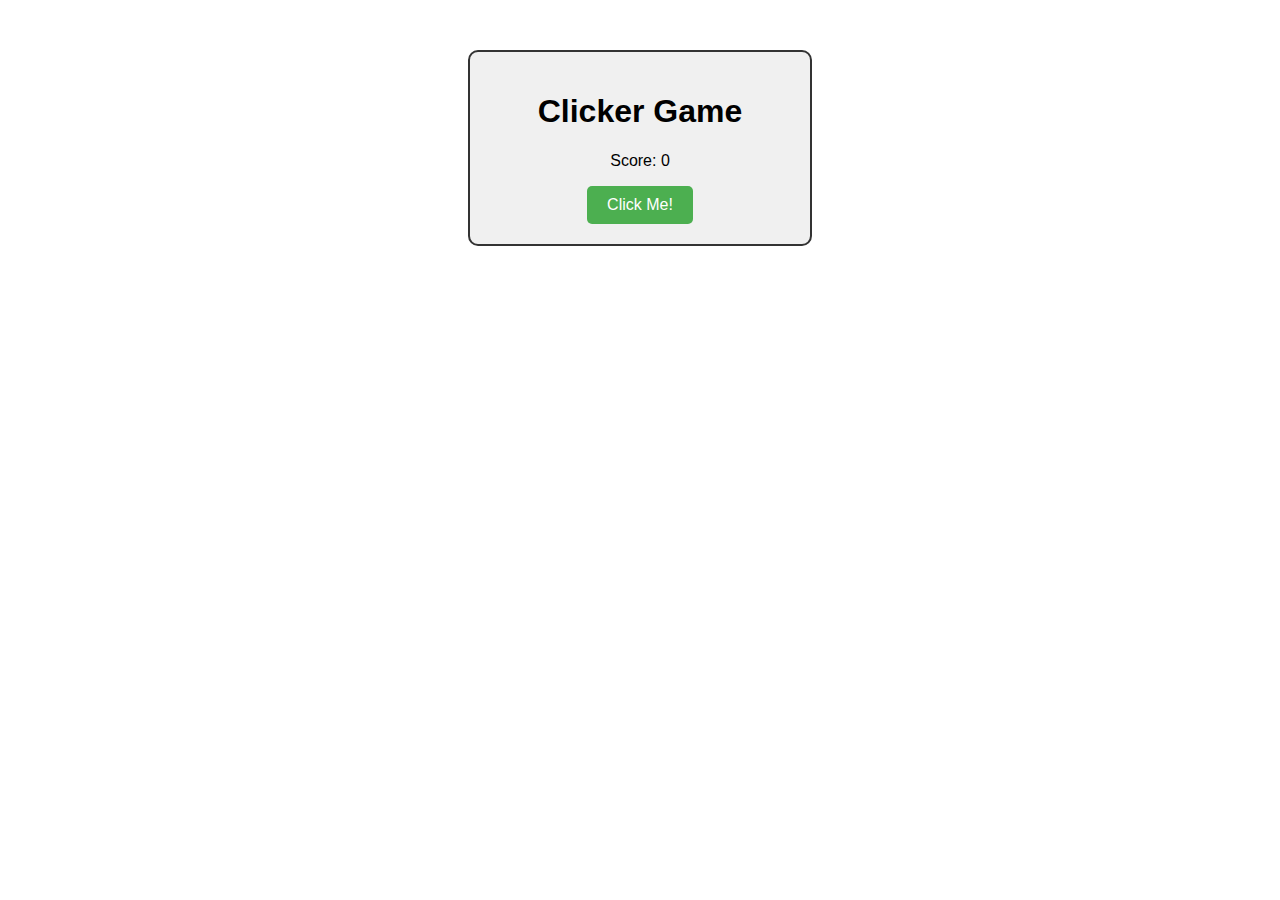
<file: Index.html>
<!DOCTYPE html>
<html>
<head>
    <title>Simple Clicker Game</title>
    <style>
        body {
            font-family: Arial, sans-serif;
            text-align: center;
            margin-top: 50px;
        }
        #game {
            margin: 0 auto;
            width: 300px;
            border: 2px solid #333;
            padding: 20px;
            border-radius: 10px;
            background-color: #f0f0f0;
        }
        button {
            padding: 10px 20px;
            font-size: 16px;
            cursor: pointer;
            background-color: #4CAF50;
            color: white;
            border: none;
            border-radius: 5px;
        }
    </style>
</head>
<body>
    <div id="game">
        <h1>Clicker Game</h1>
        <p>Score: <span id="score">0</span></p>
        <button onclick="clickButton()">Click Me!</button>
    </div>

    <script>
        let score = 0;
        function clickButton() {
            score++;
            document.getElementById("score").innerHTML = score;
        }
    </script>
</body>
</html>
</file>
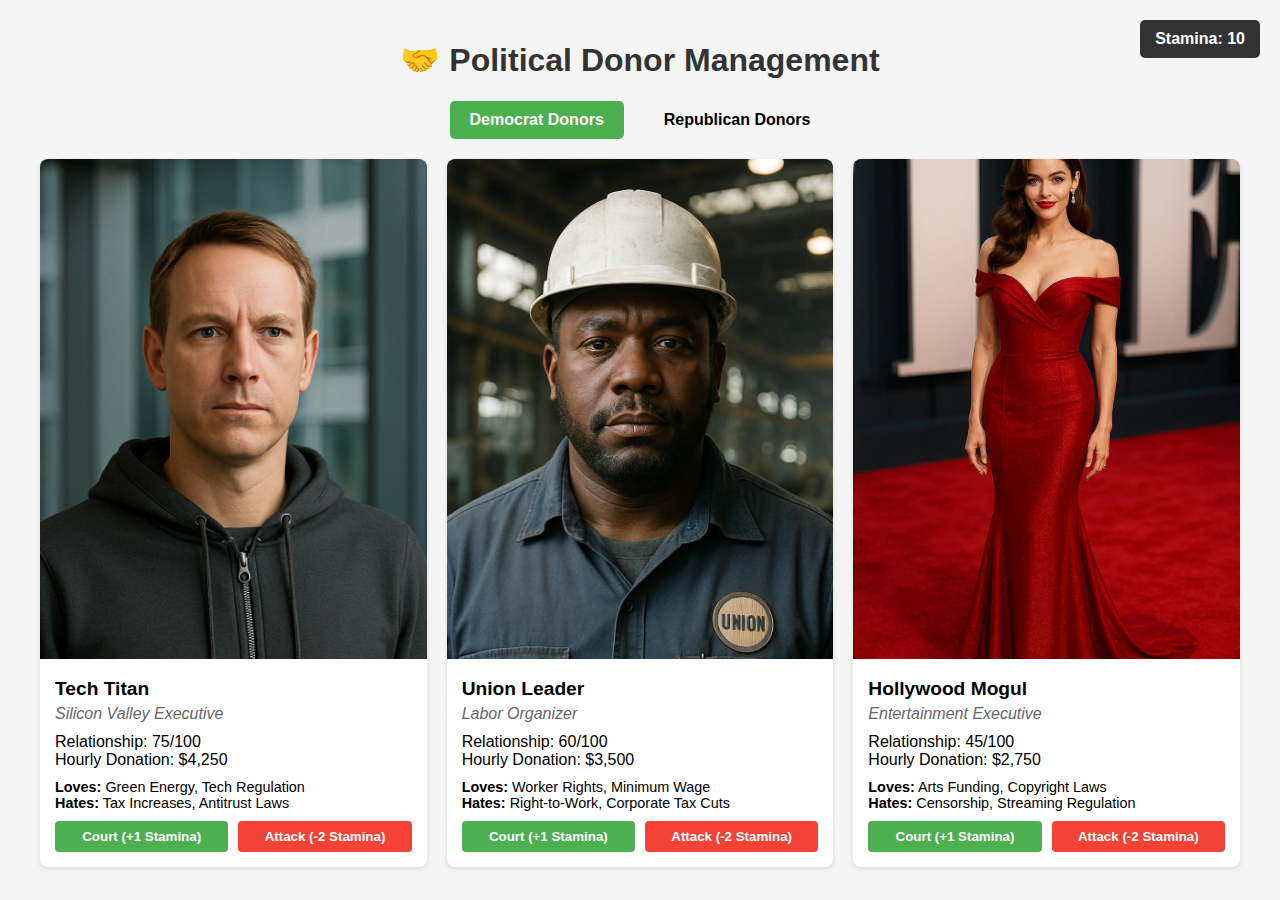
<file: index.html>
<!DOCTYPE html>
<html lang="en">
<head>
    <meta charset="UTF-8">
    <meta name="viewport" content="width=device-width, initial-scale=1.0">
    <title>Political Donor Management</title>
    <style>
        body {
            font-family: 'Segoe UI', Tahoma, Geneva, Verdana, sans-serif;
            max-width: 1200px;
            margin: 0 auto;
            padding: 20px;
            background-color: #f5f5f5;
        }
        h1 {
            text-align: center;
            color: #333;
        }
        .party-tabs {
            display: flex;
            justify-content: center;
            margin-bottom: 20px;
        }
        .party-tab {
            padding: 10px 20px;
            margin: 0 10px;
            cursor: pointer;
            border-radius: 5px;
            font-weight: bold;
        }
        .party-tab.active {
            background-color: #4CAF50;
            color: white;
        }
        .donor-grid {
            display: grid;
            grid-template-columns: repeat(auto-fill, minmax(300px, 1fr));
            gap: 20px;
        }
        .donor-card {
            background-color: white;
            border-radius: 8px;
            box-shadow: 0 2px 5px rgba(0,0,0,0.1);
            overflow: hidden;
        }
        .donor-image {
            width: 100%;
            height: 500px;
            object-fit: cover;
        }
        .donor-info {
            padding: 15px;
        }
        .donor-name {
            font-size: 1.2em;
            font-weight: bold;
            margin-bottom: 5px;
        }
        .donor-type {
            color: #666;
            font-style: italic;
            margin-bottom: 10px;
        }
        .donor-stats {
            margin-bottom: 10px;
        }
        .donor-likes {
            margin-bottom: 10px;
            font-size: 0.9em;
        }
        .donor-buttons {
            display: flex;
            gap: 10px;
        }
        .btn {
            padding: 8px 15px;
            border: none;
            border-radius: 4px;
            cursor: pointer;
            font-weight: bold;
            flex: 1;
        }
        .btn-court {
            background-color: #4CAF50;
            color: white;
        }
        .btn-attack {
            background-color: #f44336;
            color: white;
        }
        .modal {
            display: none;
            position: fixed;
            top: 0;
            left: 0;
            width: 100%;
            height: 100%;
            background-color: rgba(0,0,0,0.5);
            justify-content: center;
            align-items: center;
            z-index: 1000;
        }
        .modal-content {
            background-color: white;
            padding: 20px;
            border-radius: 8px;
            text-align: center;
            max-width: 400px;
        }
        .stamina-display {
            position: fixed;
            top: 20px;
            right: 20px;
            background-color: #333;
            color: white;
            padding: 10px 15px;
            border-radius: 5px;
            font-weight: bold;
        }
    </style>
</head>
<body>
    <div class="stamina-display">
        Stamina: <span id="stamina">10</span>
    </div>

    <h1>🤝 Political Donor Management</h1>
    
    <div class="party-tabs">
        <div class="party-tab active" onclick="switchParty('Democrat')">Democrat Donors</div>
        <div class="party-tab" onclick="switchParty('Republican')">Republican Donors</div>
    </div>
    
    <div id="donor-container" class="donor-grid">
        <!-- Donor cards will be inserted here by JavaScript -->
    </div>
    
    <div id="result-modal" class="modal">
        <div class="modal-content">
            <h2 id="modal-title">Result</h2>
            <p id="modal-message">This is a message</p>
            <button onclick="closeModal()">Close</button>
        </div>
    </div>

    <script>
        // Sample data - in a real app, this would come from your backend
        const donorData = {
            "donors": {
                "Democrat": [
                    {
                        "name": "Tech Titan",
                        "type": "Silicon Valley Executive",
                        "relationship": 75,
                        "loves": ["Green Energy", "Tech Regulation"],
                        "hates": ["Tax Increases", "Antitrust Laws"],
                        "image": "techtitan.jpg"
                    },
                    {
                        "name": "Union Leader",
                        "type": "Labor Organizer",
                        "relationship": 60,
                        "loves": ["Worker Rights", "Minimum Wage"],
                        "hates": ["Right-to-Work", "Corporate Tax Cuts"],
                        "image": "unionworker.jpg"
                    },
                    {
                        "name": "Hollywood Mogul",
                        "type": "Entertainment Executive",
                        "relationship": 45,
                        "loves": ["Arts Funding", "Copyright Laws"],
                        "hates": ["Censorship", "Streaming Regulation"],
                        "image": "actress.jpg"
                    }
                ],
                "Republican": [
                    {
                        "name": "Oil Baron",
                        "type": "Energy Executive",
                        "relationship": 80,
                        "loves": ["Deregulation", "Drilling Rights"],
                        "hates": ["Carbon Taxes", "Renewable Subsidies"],
                        "image": "oiltycoon.jpg"
                    },
                    {
                        "name": "Wall Street Tycoon",
                        "type": "Investment Banker",
                        "relationship": 70,
                        "loves": ["Tax Cuts", "Deregulation"],
                        "hates": ["Financial Reform", "Wealth Taxes"],
                        "image": "https://example.com/banker.jpg"
                    },
                    {
                        "name": "Defense Contractor",
                        "type": "Military Industrialist",
                        "relationship": 55,
                        "loves": ["Defense Spending", "Foreign Interventions"],
                        "hates": ["Budget Cuts", "Peace Treaties"],
                        "image": "https://example.com/defense-contractor.jpg"
                    }
                ]
            }
        };

        // Player state
        let currentParty = "Democrat";
        let stamina = 10;
        
        // Initialize the page
        document.addEventListener('DOMContentLoaded', function() {
            renderDonors(currentParty);
            updateStaminaDisplay();
        });
        
        // Switch between Democrat and Republican donors
        function switchParty(party) {
            currentParty = party;
            renderDonors(party);
            
            // Update tab styles
            document.querySelectorAll('.party-tab').forEach(tab => {
                tab.classList.remove('active');
            });
            document.querySelector(`.party-tab:nth-child(${party === 'Democrat' ? 1 : 2})`).classList.add('active');
        }
        
        // Render donor cards for the selected party
        function renderDonors(party) {
            const container = document.getElementById('donor-container');
            container.innerHTML = '';
            
            donorData.donors[party].forEach(donor => {
                const hourly = Math.floor(500 * (1 + (donor.relationship / 10)));
                
                const card = document.createElement('div');
                card.className = 'donor-card';
                card.innerHTML = `
                    <img src="${donor.image}" alt="${donor.name}" class="donor-image" onerror="this.src='https://via.placeholder.com/300x200?text=Donor+Image'">
                    <div class="donor-info">
                        <div class="donor-name">${donor.name}</div>
                        <div class="donor-type">${donor.type}</div>
                        <div class="donor-stats">
                            Relationship: ${donor.relationship}/100<br>
                            Hourly Donation: $${hourly.toLocaleString()}
                        </div>
                        <div class="donor-likes">
                            <strong>Loves:</strong> ${donor.loves.join(', ')}<br>
                            <strong>Hates:</strong> ${donor.hates.join(', ')}
                        </div>
                        <div class="donor-buttons">
                            <button class="btn btn-court" onclick="courtDonor('${party}', '${donor.name}')">Court (+1 Stamina)</button>
                            <button class="btn btn-attack" onclick="attackDonor('${party}', '${donor.name}')">Attack (-2 Stamina)</button>
                        </div>
                    </div>
                `;
                
                container.appendChild(card);
            });
        }
        
        // Court a donor (improve relationship)
        function courtDonor(party, donorName) {
            if (stamina < 1) {
                showModal("Not Enough Stamina", "❌ You don't have enough stamina! (Need 1)");
                return;
            }
            
            const donor = donorData.donors[party].find(d => d.name === donorName);
            const successRate = 50 + Math.floor(donor.relationship / 2);
            const roll = Math.floor(Math.random() * 100) + 1;
            
            if (roll <= successRate) {
                const gain = 10;
                donor.relationship = Math.min(100, donor.relationship + gain);
                stamina -= 1;
                updateStaminaDisplay();
                showModal("Success!", `🎩 Success! ${donor.name}'s relationship +${gain}`);
            } else {
                stamina -= 1;
                updateStaminaDisplay();
                showModal("Rejected", `💔 ${donor.name} rejected your advances!`);
            }
            
            // Re-render to show updated relationship
            renderDonors(currentParty);
        }
        
        // Attack a donor (damage relationship)
        function attackDonor(party, donorName) {
            if (stamina < 2) {
                showModal("Not Enough Stamina", "❌ You don't have enough stamina! (Need 2)");
                return;
            }
            
            const donor = donorData.donors[party].find(d => d.name === donorName);
            const successRate = 50;
            const roll = Math.floor(Math.random() * 100) + 1;
            
            if (roll <= successRate) {
                const loss = 5;
                donor.relationship = Math.max(0, donor.relationship - loss);
                stamina -= 2;
                updateStaminaDisplay();
                showModal("Success!", `💥 Success! ${donor.name}'s relationship -${loss}`);
            } else {
                stamina -= 2;
                updateStaminaDisplay();
                showModal("Resisted", `🛡️ ${donor.name} resisted your attack!`);
            }
            
            // Re-render to show updated relationship
            renderDonors(currentParty);
        }
        
        // Show modal with result message
        function showModal(title, message) {
            document.getElementById('modal-title').textContent = title;
            document.getElementById('modal-message').innerHTML = message;
            document.getElementById('result-modal').style.display = 'flex';
        }
        
        // Close modal
        function closeModal() {
            document.getElementById('result-modal').style.display = 'none';
        }
        
        // Update stamina display
        function updateStaminaDisplay() {
            document.getElementById('stamina').textContent = stamina;
        }
    </script>
</body>
</html>
</file>
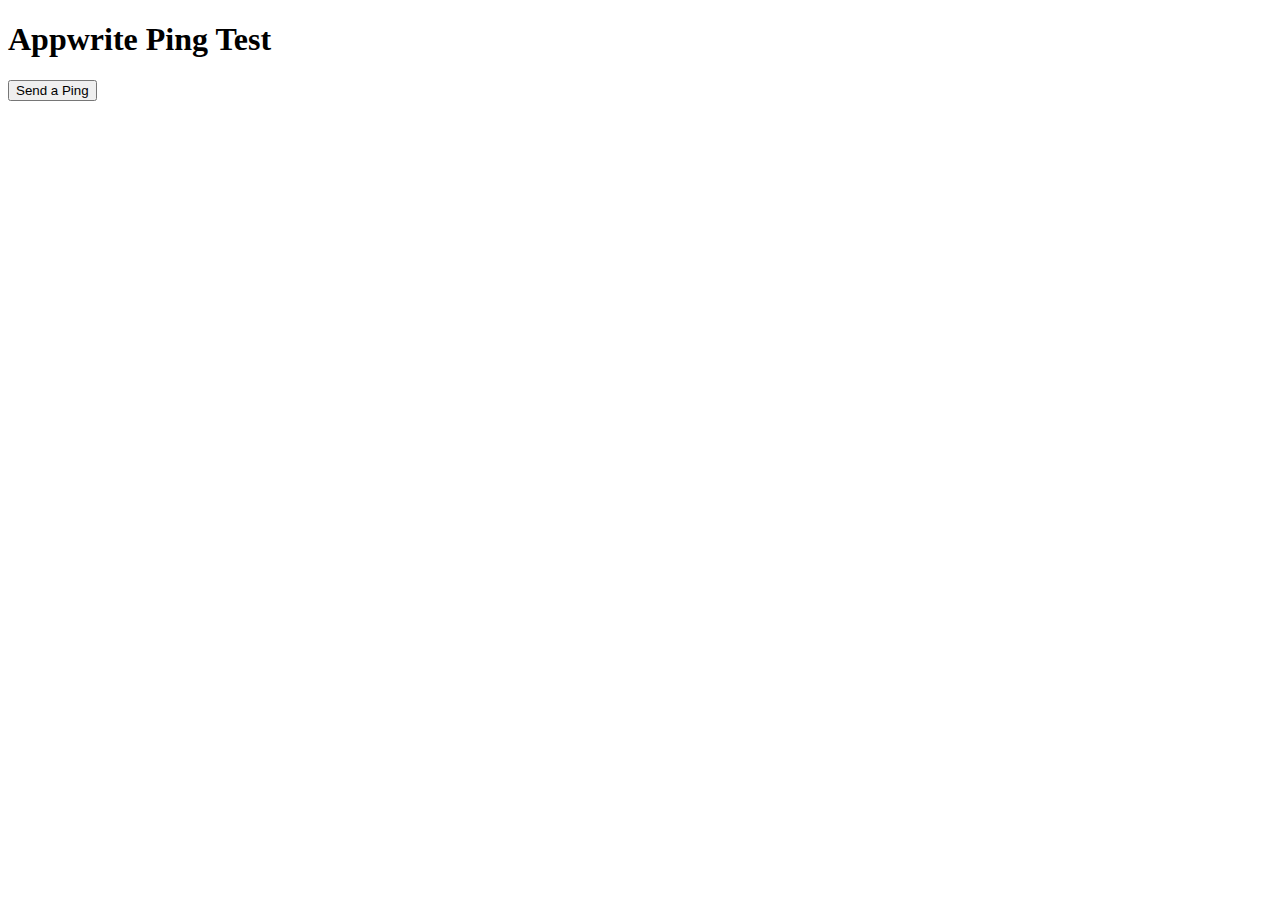
<file: appwrite/index.html>
<!DOCTYPE html>
<html lang="en">
<head>
  <meta charset="UTF-8" />
  <meta name="viewport" content="width=device-width, initial-scale=1.0"/>
  <title>Appwrite Ping Test</title>
</head>
<body>
  <h1>Appwrite Ping Test</h1>

  <button onclick="ping()">Send a Ping</button>
  <div id="result" style="margin-top: 20px; font-weight: bold;"></div>

  <script type="module">
    import { Client, Account } from 'https://esm.sh/appwrite';

    const client = new Client()
      .setEndpoint('https://nyc.cloud.appwrite.io/v1')
      .setProject('68554b360036646491e2');

    const account = new Account(client);

    window.ping = async () => {
      const resultEl = document.getElementById('result');
      try {
        const user = await account.get();
        resultEl.textContent = `✅ Connected as ${user.email}`;
        resultEl.style.color = 'green';
      } catch (err) {
        resultEl.textContent = '❌ Not connected or not logged in.';
        resultEl.style.color = 'red';
      }
    };
  </script>
</body>
</html>
</file>
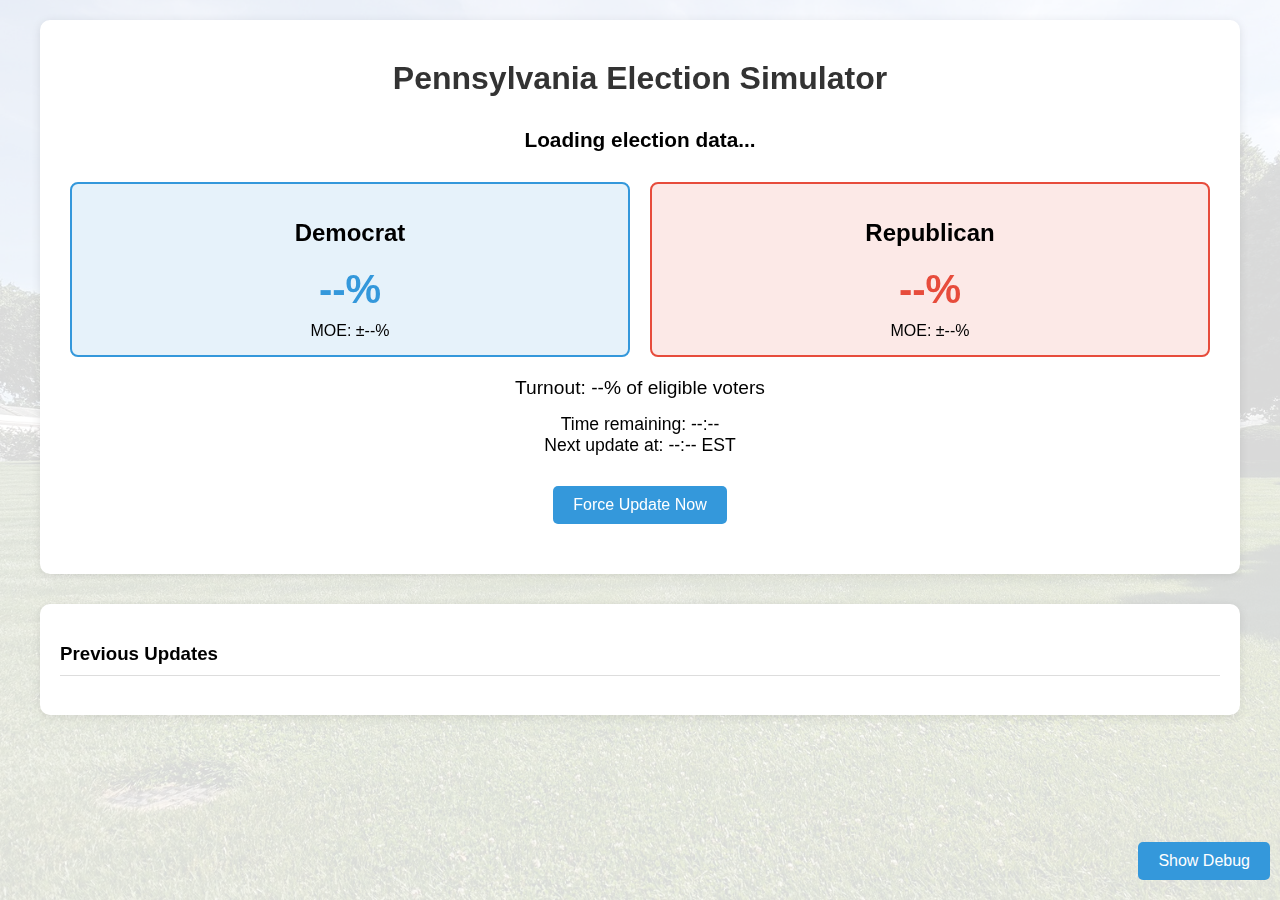
<file: election.html>
<!DOCTYPE html>
<html lang="en">
<head>
    <meta charset="UTF-8">
    <meta name="viewport" content="width=device-width, initial-scale=1.0">
    <title>Election HQ</title>
    <link rel="stylesheet" href="global.css">
    <link rel="icon" type="image/png" sizes="32x32" href="favicon-32x32.png?v=2">
    <link rel="icon" type="image/png" sizes="16x16" href="favicon-16x16.png?v=2">
    <style>
        .election-container {
            background-color: white;
            border-radius: 10px;
            padding: 20px;
            box-shadow: 0 2px 10px rgba(0,0,0,0.1);
            margin-bottom: 20px;
        }
        .results {
            display: flex;
            justify-content: space-between;
            margin: 20px 0;
        }
        .party {
            text-align: center;
            padding: 15px;
            border-radius: 8px;
            flex: 1;
            margin: 0 10px;
        }
        .democrat {
            background-color: #3498db20;
            border: 2px solid #3498db;
        }
        .republican {
            background-color: #e74c3c20;
            border: 2px solid #e74c3c;
        }
        .percentage {
            font-size: 2.5em;
            font-weight: bold;
            margin: 10px 0;
        }
        .democrat .percentage {
            color: #3498db;
        }
        .republican .percentage {
            color: #e74c3c;
        }
        .turnout {
            text-align: center;
            font-size: 1.2em;
            margin: 15px 0;
        }
        .time-info {
            text-align: center;
            margin: 15px 0;
            font-size: 1.1em;
        }
        .status {
            text-align: center;
            font-weight: bold;
            font-size: 1.3em;
            margin: 15px 0;
            padding: 10px;
            border-radius: 5px;
        }
        .leading-dem {
            background-color: #3498db20;
            color: #3498db;
        }
        .leading-rep {
            background-color: #e74c3c20;
            color: #e74c3c;
        }
        .final {
            background-color: #2ecc7120;
            color: #27ae60;
            font-size: 1.5em;
        }
        .history {
            margin-top: 30px;
        }
        .history h3 {
            border-bottom: 1px solid #ddd;
            padding-bottom: 10px;
        }
        .history-item {
            background-color: white;
            padding: 15px;
            margin: 10px 0;
            border-radius: 5px;
            box-shadow: 0 1px 3px rgba(0,0,0,0.1);
        }
        button {
            background-color: #3498db;
            color: white;
            border: none;
            padding: 10px 20px;
            border-radius: 5px;
            cursor: pointer;
            font-size: 1em;
            margin: 10px 0;
        }
        button:hover {
            background-color: #2980b9;
        }
        .controls {
            text-align: center;
            margin: 20px 0;
        }
    </style>
</head>
<body>
    <div class="election-container">
        <h1>Pennsylvania Election Simulator</h1>
        
        <div class="status" id="status">Loading election data...</div>
        
        <div class="results">
            <div class="party democrat">
                <h2>Democrat</h2>
                <div class="percentage" id="dem-percent">--%</div>
                <div id="dem-moe">MOE: ±--%</div>
            </div>
            
            <div class="party republican">
                <h2>Republican</h2>
                <div class="percentage" id="rep-percent">--%</div>
                <div id="rep-moe">MOE: ±--%</div>
            </div>
        </div>

        <div id="debug-info" style="
            position: fixed;
            bottom: 10px;
            left: 10px;
            background: white;
            padding: 10px;
            border: 1px solid red;
            z-index: 1000;
            display: none;
        ">
            <h3>Debug Information</h3>
            <div id="debug-content"></div>
            <button onclick="document.getElementById('debug-info').style.display='none'">
                Hide Debug
            </button>
        </div>
        <button onclick="document.getElementById('debug-info').style.display='block'" 
                style="position:fixed; bottom:10px; right:10px;">
            Show Debug
        </button>
        
        <div class="turnout">
            <div>Turnout: <span id="turnout">--</span>% of eligible voters</div>
        </div>
        
        <div class="time-info">
            <div>Time remaining: <span id="time-remaining">--:--</span></div>
            <div>Next update at: <span id="next-update">--:--</span> EST</div>
        </div>
        
        <div class="controls">
            <button id="manual-update">Force Update Now</button>
        </div>
    </div>
    
    <div class="election-container history">
        <h3>Previous Updates</h3>
        <div id="history-list"></div>
    </div>

    <script>
        function logStatus(msg) {
            // Try regular debug panel first
            const debugEl = document.getElementById('debug-content');
            if (debugEl) {
                debugEl.innerHTML += `<div>${new Date().toLocaleTimeString()}: ${msg}</div>`;
            }
            
            // Fallback to emergency panel
            const fallbackEl = document.getElementById('debug-fallback');
            if (fallbackEl) {
                fallbackEl.innerHTML += `${msg}<br>`;
            }
            
            // Always log to console
            console.log(msg);
        }

        // Initialize immediately
        logStatus("Script loading...");
        document.getElementById('debug-info').style.display = 'block';

        // Election state
        let electionState = {
            active: false,
            startTime: null,
            endTime: null,
            trueResults: null,
            currentResults: null,
            history: [],
            updateInterval: null,
            nextUpdateTime: null,
            jsonBinKey: null,
            blocsBin: null
        };
        
        // DOM elements
        const statusEl = document.getElementById('status');
        const demPercentEl = document.getElementById('dem-percent');
        const repPercentEl = document.getElementById('rep-percent');
        const demMoeEl = document.getElementById('dem-moe');
        const repMoeEl = document.getElementById('rep-moe');
        const turnoutEl = document.getElementById('turnout');
        const timeRemainingEl = document.getElementById('time-remaining');
        const nextUpdateEl = document.getElementById('next-update');
        const historyListEl = document.getElementById('history-list');
        const manualUpdateBtn = document.getElementById('manual-update');
        
        // Event listeners
        manualUpdateBtn.addEventListener('click', forceUpdate);
        
        // Main initialization
        document.addEventListener('DOMContentLoaded', async () => {
            try {
                logStatus("DOM content loaded");
                statusEl.textContent = "Initializing...";
                
                await fetchEnvVars();
                await initElection();
                
                statusEl.textContent = "Ready";
                logStatus("Initialization completed successfully");
                
            } catch (error) {
                logStatus(`Initialization failed: ${error.message}`);
                if (error.stack) logStatus(`Stack trace: ${error.stack}`);
                
                statusEl.textContent = "Initialization failed - see debug panel";
                statusEl.style.color = "red";
                
                document.getElementById('debug-info').style.display = 'block';
            }
        });

        async function fetchEnvVars() {
            try {
                logStatus("Fetching environment variables from /api/getEnv");
                statusEl.textContent = "Loading configuration...";
                
                const response = await fetch('/api/getEnv');
                logStatus(`Received response: ${response.status}`);
                
                if (!response.ok) {
                    throw new Error(`API responded with ${response.status}`);
                }
                
                const data = await response.json();
                logStatus("Parsed environment variables");
                
                if (!data.jsonBinKey) throw new Error("Missing JSONBIN_KEY in response");
                if (!data.blocsBin) throw new Error("Missing BLOCS_BIN in response");
                
                electionState.jsonBinKey = data.jsonBinKey;
                electionState.blocsBin = data.blocsBin;
                
                logStatus("Environment variables loaded successfully");
                return true;
                
            } catch (error) {
                logStatus(`Failed to load environment variables: ${error.message}`);
                throw error;
            }
        }

        async function initElection() {
            try {
                logStatus("Initializing election simulation");
                statusEl.textContent = "Connecting to database...";
                
                if (!electionState.jsonBinKey || !electionState.blocsBin) {
                    throw new Error("Configuration incomplete");
                }
                
                logStatus(`Fetching data from bin: ${electionState.blocsBin}`);
                const response = await fetch(`https://api.jsonbin.io/v3/b/${electionState.blocsBin}/latest`, {
                    headers: { 'X-Master-Key': electionState.jsonBinKey }
                });
                
                logStatus(`Database response: ${response.status}`);
                if (!response.ok) {
                    throw new Error(`Database error: ${response.status}`);
                }
                
                statusEl.textContent = "Processing data...";
                const data = await response.json();
                logStatus("Data received, validating...");
                
                if (!data.record?.pa_voter_blocs) {
                    throw new Error("Invalid data format - missing voter blocs");
                }
                
                statusEl.textContent = "Calculating results...";
                electionState.trueResults = calculateResults(data.record.pa_voter_blocs);
                logStatus(`Calculated results: D ${electionState.trueResults.D}% / R ${electionState.trueResults.R}%`);
                
                statusEl.textContent = "Setting up simulation...";
                scheduleElection();
                checkForUpdates();
                
                logStatus("Election simulation ready");
                
            } catch (error) {
                logStatus(`Election initialization failed: ${error.message}`);
                throw error;
            }
        }
        
        function calculateResults(blocs) {
            let dVotes = 0;
            let rVotes = 0;
            
            for (const bloc of blocs) {
                const dShare = (50 + bloc.base_lean) * bloc.size * bloc.turnout_factor / 100;
                const rShare = (50 - bloc.base_lean) * bloc.size * bloc.turnout_factor / 100;
                dVotes += dShare;
                rVotes += rShare;
            }
            
            const totalCast = dVotes + rVotes;
            if (totalCast === 0) {
                return { D: 0, R: 0, total_turnout: 0 };
            }
            
            return {
                D: parseFloat((dVotes / totalCast * 100).toFixed(1)),
                R: parseFloat((rVotes / totalCast * 100).toFixed(1)),
                total_turnout: parseFloat((totalCast * 100).toFixed(1))
            };
        }
        
        function applyMarginOfError(results, moePercent) {
            const moe = (Math.random() * 2 - 1) * moePercent;
            let dResult = results.D + moe;
            let rResult = results.R - moe;
            
            dResult = Math.max(0, Math.min(100, dResult));
            rResult = Math.max(0, Math.min(100, rResult));
            
            const total = dResult + rResult;
            if (total > 0) {
                dResult = parseFloat((dResult / total * 100).toFixed(1));
                rResult = parseFloat((rResult / total * 100).toFixed(1));
            }
            
            return {
                D: dResult,
                R: rResult,
                total_turnout: results.total_turnout,
                moe: parseFloat(moePercent.toFixed(1))
            };
        }
        
        function scheduleElection() {
            const now = new Date();
            const estOffset = -5 * 60 * 60 * 1000;
            const nowEST = new Date(now.getTime() + estOffset);
            
            let nextElectionStart = new Date(nowEST);
            nextElectionStart.setHours(6, 30, 0, 0);
            
            if (nowEST > nextElectionStart) {
                nextElectionStart.setDate(nextElectionStart.getDate() + 1);
            }
            
            const localStartTime = new Date(nextElectionStart.getTime() - estOffset);
            const electionEndTime = new Date(localStartTime.getTime() + (47 * 60 * 60 * 1000) + (45 * 60 * 1000));
            
            electionState.startTime = localStartTime;
            electionState.endTime = electionEndTime;
            
            if (now >= localStartTime && now <= electionEndTime) {
                startElection();
            } else {
                const timeUntilStart = localStartTime - now;
                statusEl.textContent = `Next election starts at ${formatTime(localStartTime)}`;
                setTimeout(startElection, timeUntilStart);
            }
        }
        
        function startElection() {
            electionState.active = true;
            electionState.history = [];
            electionState.currentResults = applyMarginOfError(electionState.trueResults, 2.0);
            
            updateDisplay();
            logHistoryUpdate();
            scheduleNextUpdate();
            
            statusEl.textContent = "Election in progress";
            statusEl.className = "status leading-" + (electionState.currentResults.D > electionState.currentResults.R ? "dem" : "rep");
        }
        
        function endElection() {
            electionState.active = false;
            electionState.currentResults = {
                ...electionState.trueResults,
                moe: 0.0
            };
            
            updateDisplay();
            logHistoryUpdate();
            
            statusEl.textContent = "FINAL RESULTS: " + 
                (electionState.currentResults.D > electionState.currentResults.R ? "DEMOCRAT WINS" : "REPUBLICAN WINS");
            statusEl.className = "status final";
            
            scheduleElection();
        }
        
        function scheduleNextUpdate() {
            if (!electionState.active) return;
            
            const now = new Date();
            const timeRemaining = electionState.endTime - now;
            
            if (timeRemaining <= 0) {
                endElection();
                return;
            }
            
            const minutes = now.getMinutes();
            let nextUpdate;
            
            if (timeRemaining <= 60 * 60 * 1000) {
                if (minutes < 45) {
                    if (minutes < 30) {
                        nextUpdate = new Date(now);
                        nextUpdate.setMinutes(30, 0, 0);
                    } else {
                        nextUpdate = new Date(now);
                        nextUpdate.setMinutes(45, 0, 0);
                    }
                } else {
                    nextUpdate = new Date(now);
                    nextUpdate.setHours(now.getHours() + 1);
                    nextUpdate.setMinutes(0, 0, 0);
                }
            } else {
                nextUpdate = new Date(now);
                if (minutes < 30) {
                    nextUpdate.setMinutes(30, 0, 0);
                } else {
                    nextUpdate.setHours(now.getHours() + 1);
                    nextUpdate.setMinutes(0, 0, 0);
                }
            }
            
            if (nextUpdate > electionState.endTime) {
                nextUpdate = new Date(electionState.endTime);
            }
            
            electionState.nextUpdateTime = nextUpdate;
            updateDisplay();
            
            clearTimeout(electionState.updateInterval);
            electionState.updateInterval = setTimeout(performUpdate, nextUpdate - now);
        }
        
        function performUpdate() {
            if (!electionState.active) return;
            
            const now = new Date();
            const timeRemaining = electionState.endTime - now;
            const totalElectionTime = electionState.endTime - electionState.startTime;
            const elapsedTime = now - electionState.startTime;
            const moePercent = 2.0 * (1 - elapsedTime / totalElectionTime);
            
            electionState.currentResults = applyMarginOfError(electionState.trueResults, moePercent);
            
            updateDisplay();
            logHistoryUpdate();
            
            if (now >= electionState.endTime) {
                endElection();
            } else {
                scheduleNextUpdate();
            }
        }
        
        function forceUpdate() {
            if (electionState.active) {
                performUpdate();
            }
        }
        
        function updateDisplay() {
            if (!electionState.currentResults) return;
            
            const results = electionState.currentResults;
            const isFinal = !electionState.active;
            
            demPercentEl.textContent = results.D + "%";
            repPercentEl.textContent = results.R + "%";
            demMoeEl.textContent = "MOE: ±" + results.moe + "%";
            repMoeEl.textContent = "MOE: ±" + results.moe + "%";
            turnoutEl.textContent = results.total_turnout;
            
            if (isFinal) {
                statusEl.textContent = "FINAL RESULTS: " + 
                    (results.D > results.R ? "DEMOCRAT WINS" : "REPUBLICAN WINS");
                statusEl.className = "status final";
            } else {
                statusEl.textContent = results.D > results.R ? "Democrat Leading" : "Republican Leading";
                statusEl.className = "status leading-" + (results.D > results.R ? "dem" : "rep");
            }
            
            if (electionState.active) {
                const remainingMs = electionState.endTime - new Date();
                const hours = Math.floor(remainingMs / (1000 * 60 * 60));
                const minutes = Math.floor((remainingMs % (1000 * 60 * 60)) / (1000 * 60));
                timeRemainingEl.textContent = `${hours}h ${minutes}m`;
                
                if (electionState.nextUpdateTime) {
                    nextUpdateEl.textContent = formatTime(electionState.nextUpdateTime);
                }
            } else {
                timeRemainingEl.textContent = "Election ended";
                nextUpdateEl.textContent = "N/A";
            }
        }
        
        function logHistoryUpdate() {
            if (!electionState.currentResults) return;
            
            const now = new Date();
            const results = electionState.currentResults;
            const isFinal = !electionState.active;
            
            electionState.history.unshift({
                time: now,
                results: { ...results },
                isFinal: isFinal
            });
            
            renderHistory();
        }
        
        function renderHistory() {
            historyListEl.innerHTML = '';
            
            for (const item of electionState.history.slice(0, 10)) {
                const itemEl = document.createElement('div');
                itemEl.className = 'history-item';
                
                const timeStr = formatTime(item.time);
                const leader = item.results.D > item.results.R ? "DEM" : "GOP";
                const margin = Math.abs(item.results.D - item.results.R).toFixed(1);
                
                itemEl.innerHTML = `
                    <div><strong>${timeStr}</strong> ${item.isFinal ? '(FINAL)' : ''}</div>
                    <div>${leader} +${margin}% (D ${item.results.D}% - R ${item.results.R}%)</div>
                    <div>Turnout: ${item.results.total_turnout}% • MOE: ±${item.results.moe}%</div>
                `;
                
                historyListEl.appendChild(itemEl);
            }
        }
        
        function formatTime(date) {
            return date.toLocaleTimeString([], { hour: '2-digit', minute: '2-digit', hour12: false });
        }
        
        function checkForUpdates() {
            if (electionState.active) {
                const now = new Date();
                if (now >= electionState.nextUpdateTime) {
                    performUpdate();
                }
            }
            
            setTimeout(checkForUpdates, 60000);
        }
        
        function logStatus(msg) {
            document.getElementById('live-debug').innerHTML += 
                `<div>${new Date().toLocaleTimeString()}: ${msg}</div>`;
        }
    </script>
</html>
</file>
<file: global.css>
/* === Global Styles (applied everywhere) === */
body {
  font-family: 'Segoe UI', Tahoma, Geneva, Verdana, sans-serif;
  max-width: 1200px;
  margin: 0 auto;
  padding: 20px;
  background: url('whitehouse.jpg') no-repeat center center fixed;
  background-size: cover;
}

body::after {
  content: "";
  position: fixed;
  top: 0;
  left: 0;
  right: 0;
  bottom: 0;
  background: rgba(255, 255, 255, 0.85);
  z-index: -1;
}

h1 {
  text-align: center;
  color: #333;
  margin-top: 20px;
}

.stamina-display {
  position: fixed;
  top: 20px;
  right: 20px;
  background-color: #333;
  color: white;
  padding: 10px 15px;
  border-radius: 5px;
  font-weight: bold;
}
</file>
